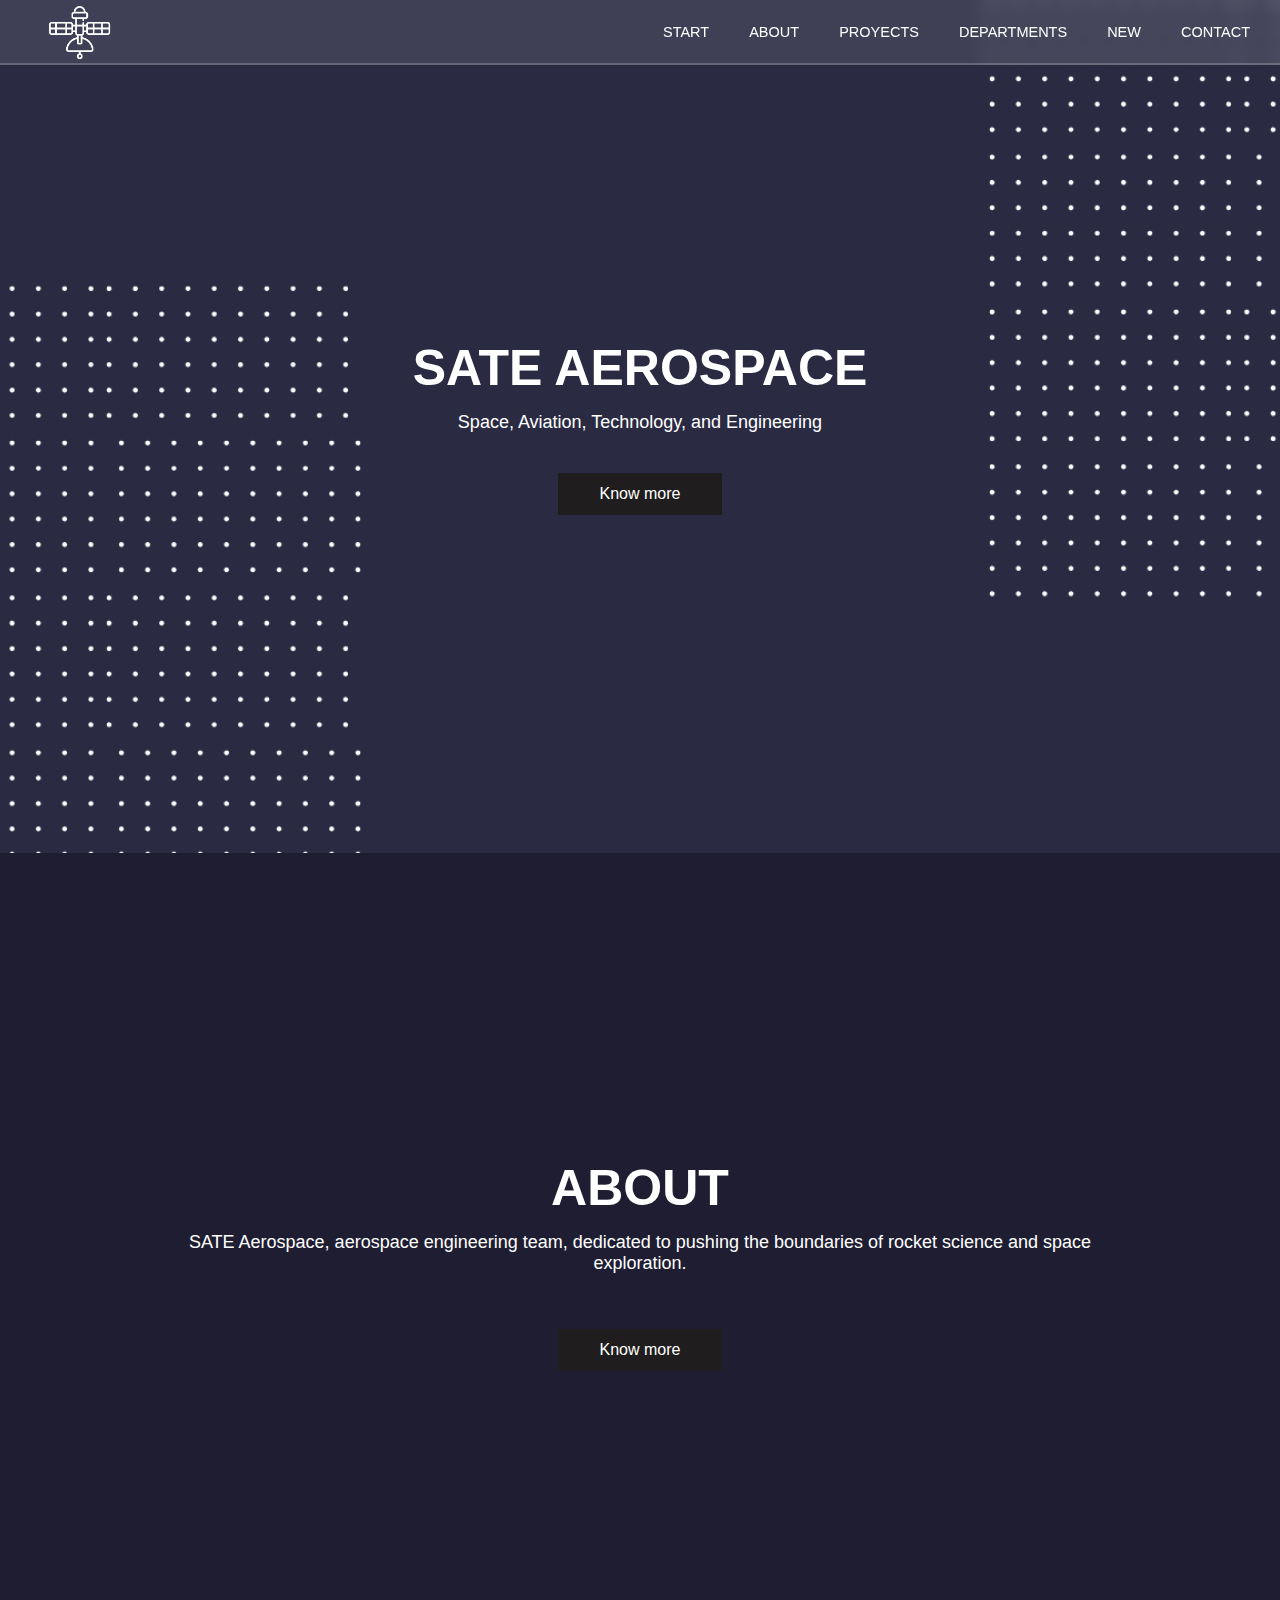
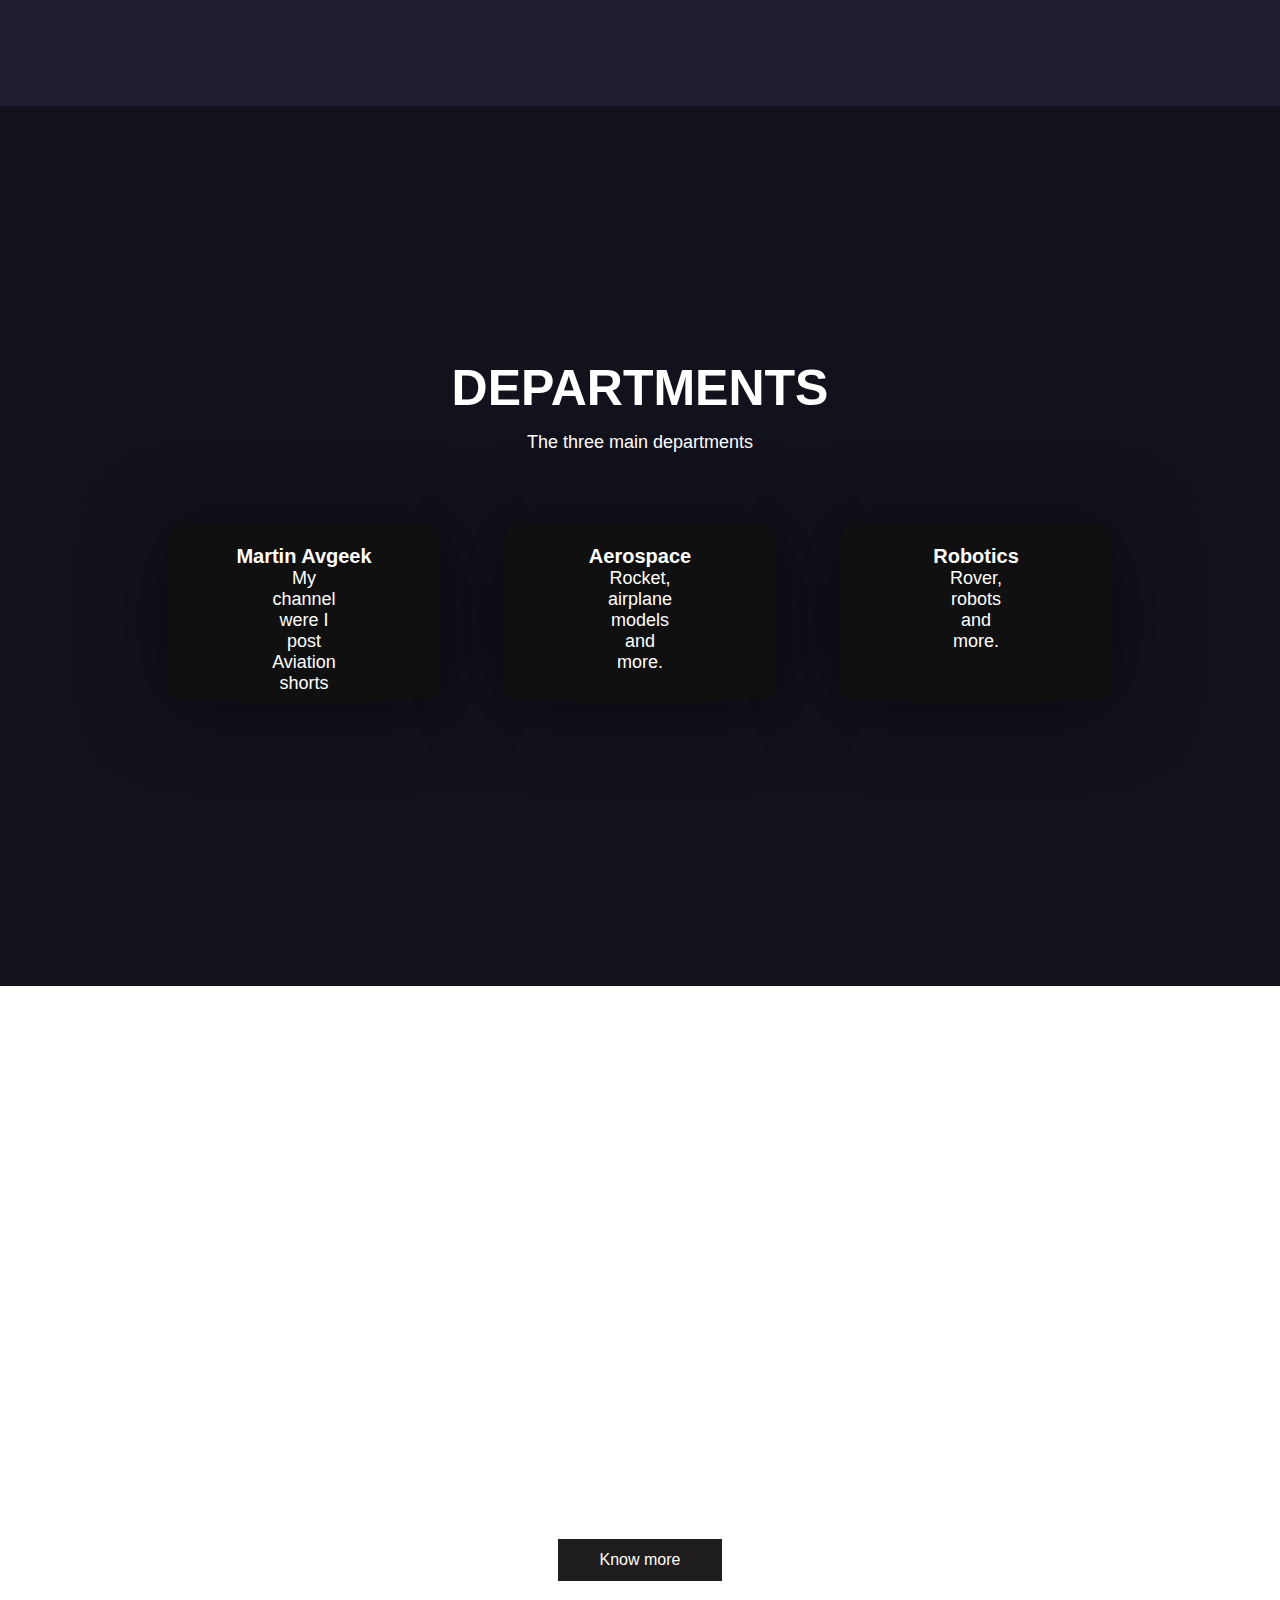
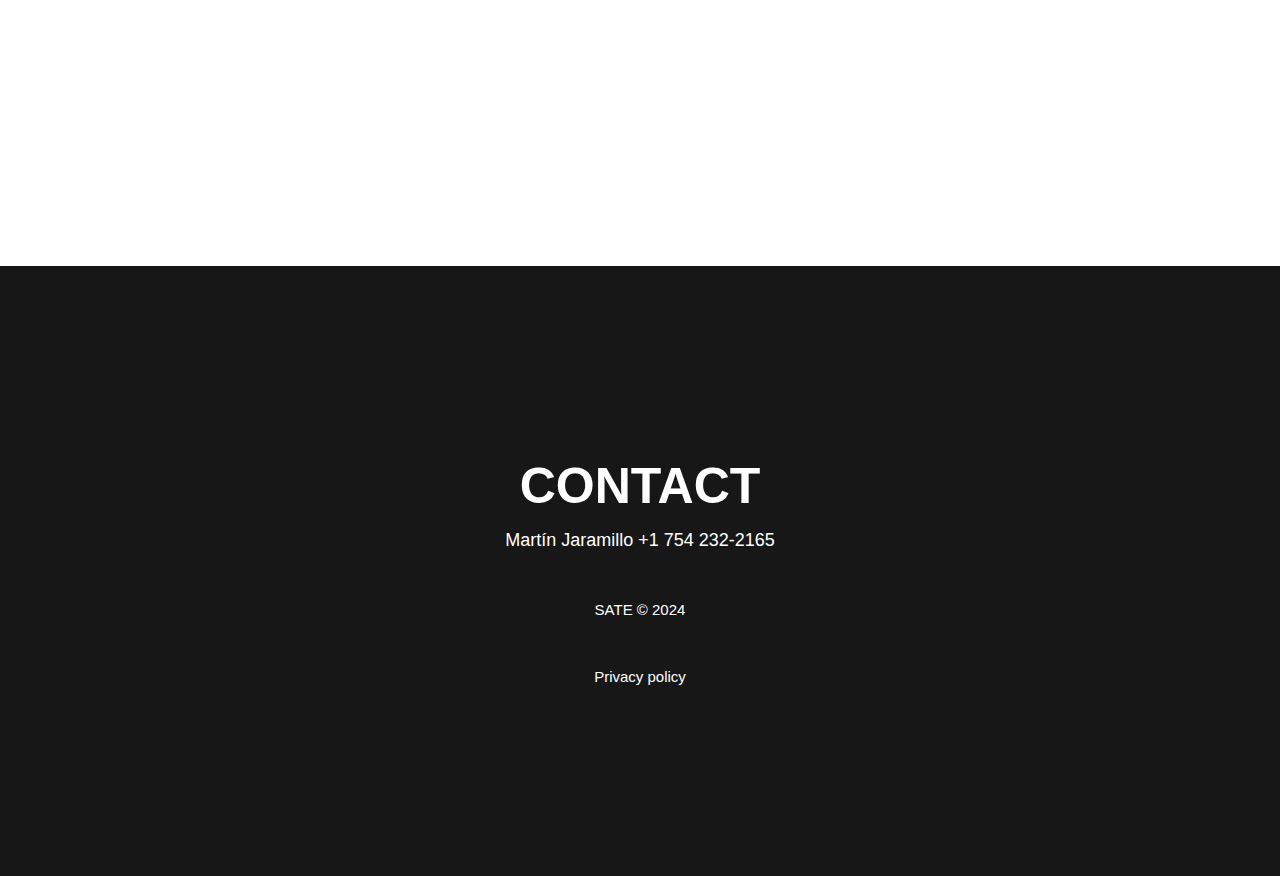
<file: index.html>
<!DOCTYPE html>
<html lang="en">
<head>
    <meta charset="UTF-8">
    <meta name="viewport" content="width=device-width, initial-scale=1.0">
    <meta http-equiv="X-UA-Compatible" content="IE=edge">
    <title>Sate</title>
    <link rel="stylesheet" href="style.css">
    <link rel="icon" href="IMG/logo.png">
</head>
<body>

    <div class="head">

        <div class="logo">          
            <img class="logo" src="IMG/logo_sate-removebg-preview.png" alt="">
        </div>

        <nav class="navbar">
            <a href="#start">start</a>
            <a href="#about">about</a>
            <a href="Argyre.html">proyects</a>
            <a href="#departments">departments</a>
            <a href="#new">new</a>
            <a href="#contact">contact</a>
        </nav>

    </div>
    
    <header id="start" class="content header">
        <h2 class="title">Sate Aerospace</h2>
        <p>
            Space, Aviation, Technology, and Engineering
        </p>
        <div class="btn-home">
            <a href="#about" class="btn">
                Know more
            </a>
        </div>
    </header>

    <section class="content about">

        <h2 id="about" class="title">About</h2>
        <p>
            SATE Aerospace, aerospace engineering team, dedicated to pushing the boundaries of rocket science and space exploration. 
        </p>

        <a href="#departments" class="btn">Know more</a>

    </section>


    <section id="departments" class="content sau">

        <h2 class="title">Departments</h2>
        <p>
            The three main departments
        </p>

        <div class="box-container">

            <div class="box">
                <h3 class="h3">Martin Avgeek</h3>
                <p>My channel were I post Aviation shorts</p>
            </div>

            <div class="box">
                <h3 class="h3">Aerospace
                </h3>
                <p>Rocket, airplane models and more.</p>
            </div>

            <div class="box">
                <h3 class="h3">Robotics</h3>
                <p>Rover, robots and more.</p>
            </div>

        </div>

    </section>

<!--this section is for news and advices so you can change it for whatever you want :) -->
    <section class="content price">

        <article id="new" class="contain">
            <h2 class="titletitle">Helios Flight Computer</h2>
            <p>
                Model Rocketry flight computer
            </p>

            <a href="Helios.html" class="btn">Know more</a>

        </article>

    </section>
<!--end of the news section-->

    <section id="contact" class="content contact">
        <h2 class="title">Contact</h2>
        <p>Martín Jaramillo +1 754 232-2165</p>
        
        <div class="copyright">
            <p class="text">SATE © 2024</p>
            <a class="text" href="privacy policy.html">Privacy policy</a>
        </div>
    </section>

</body>
</html>
</file>
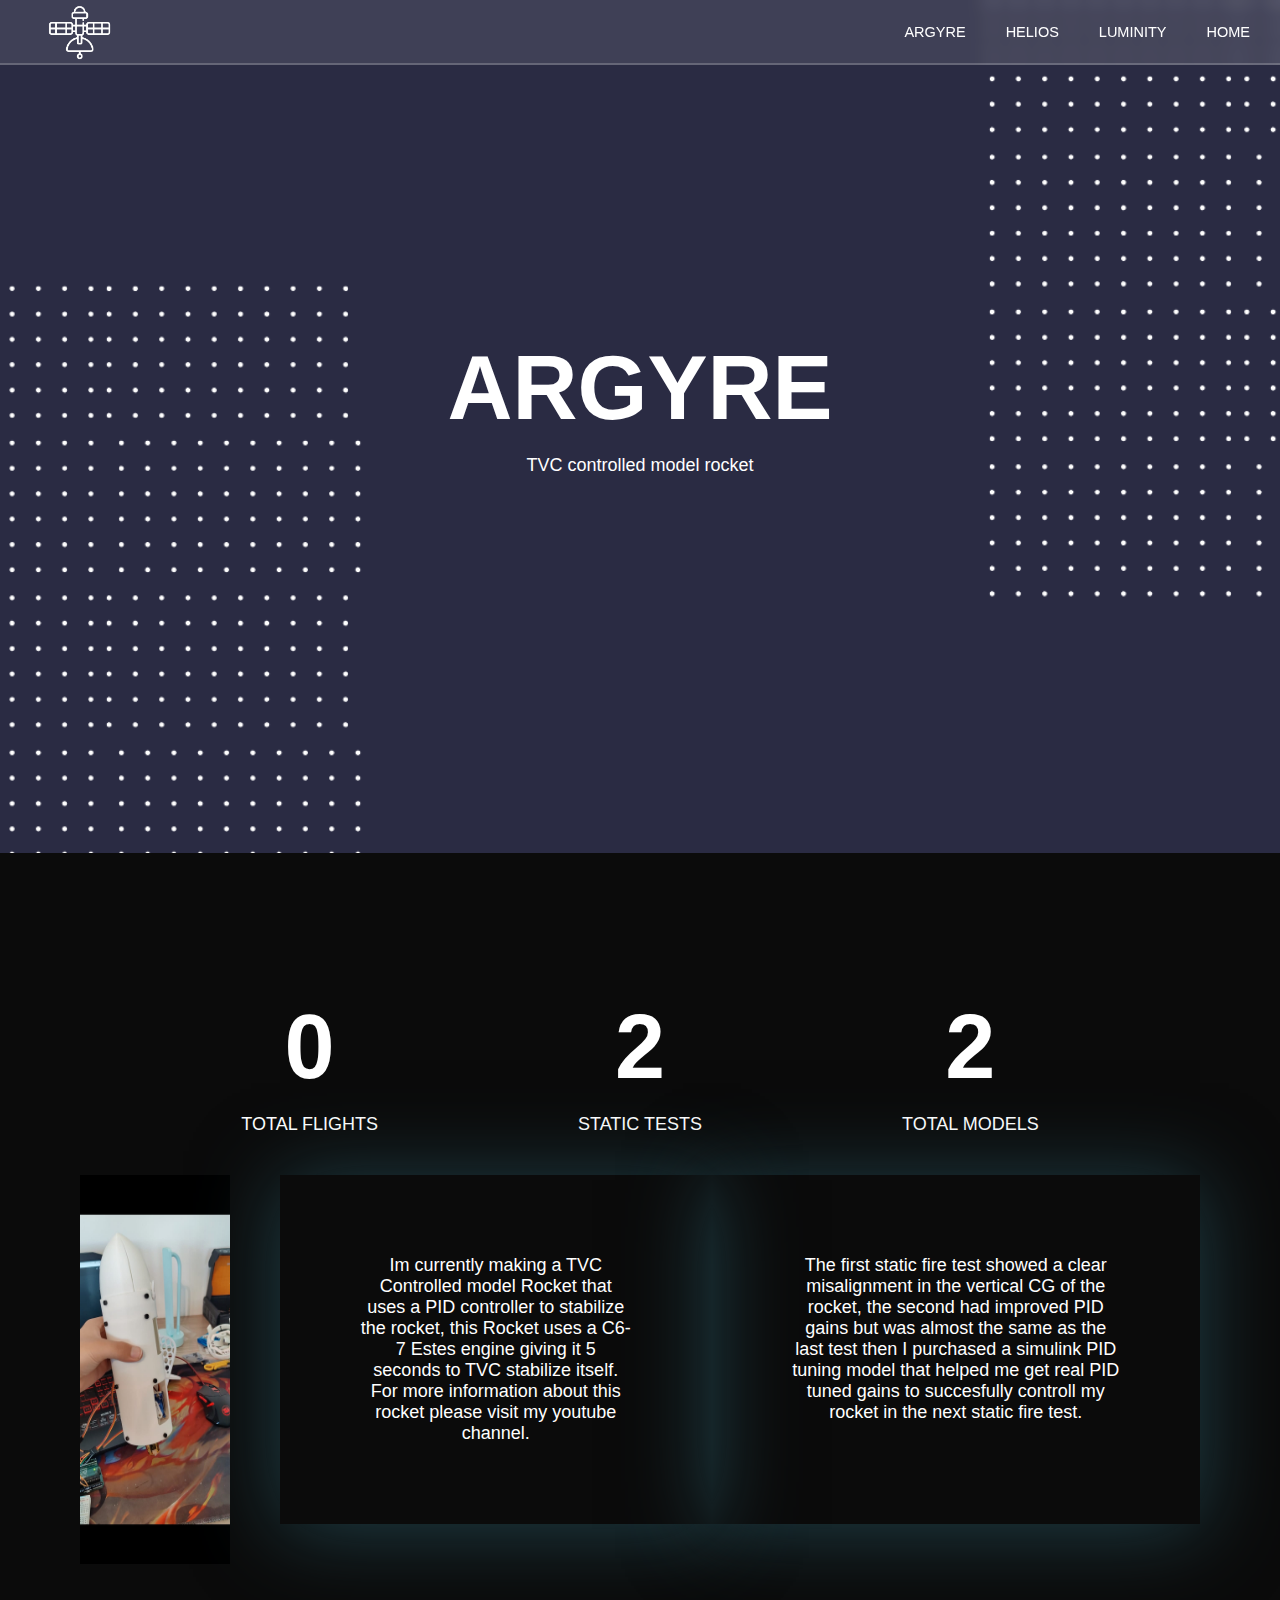
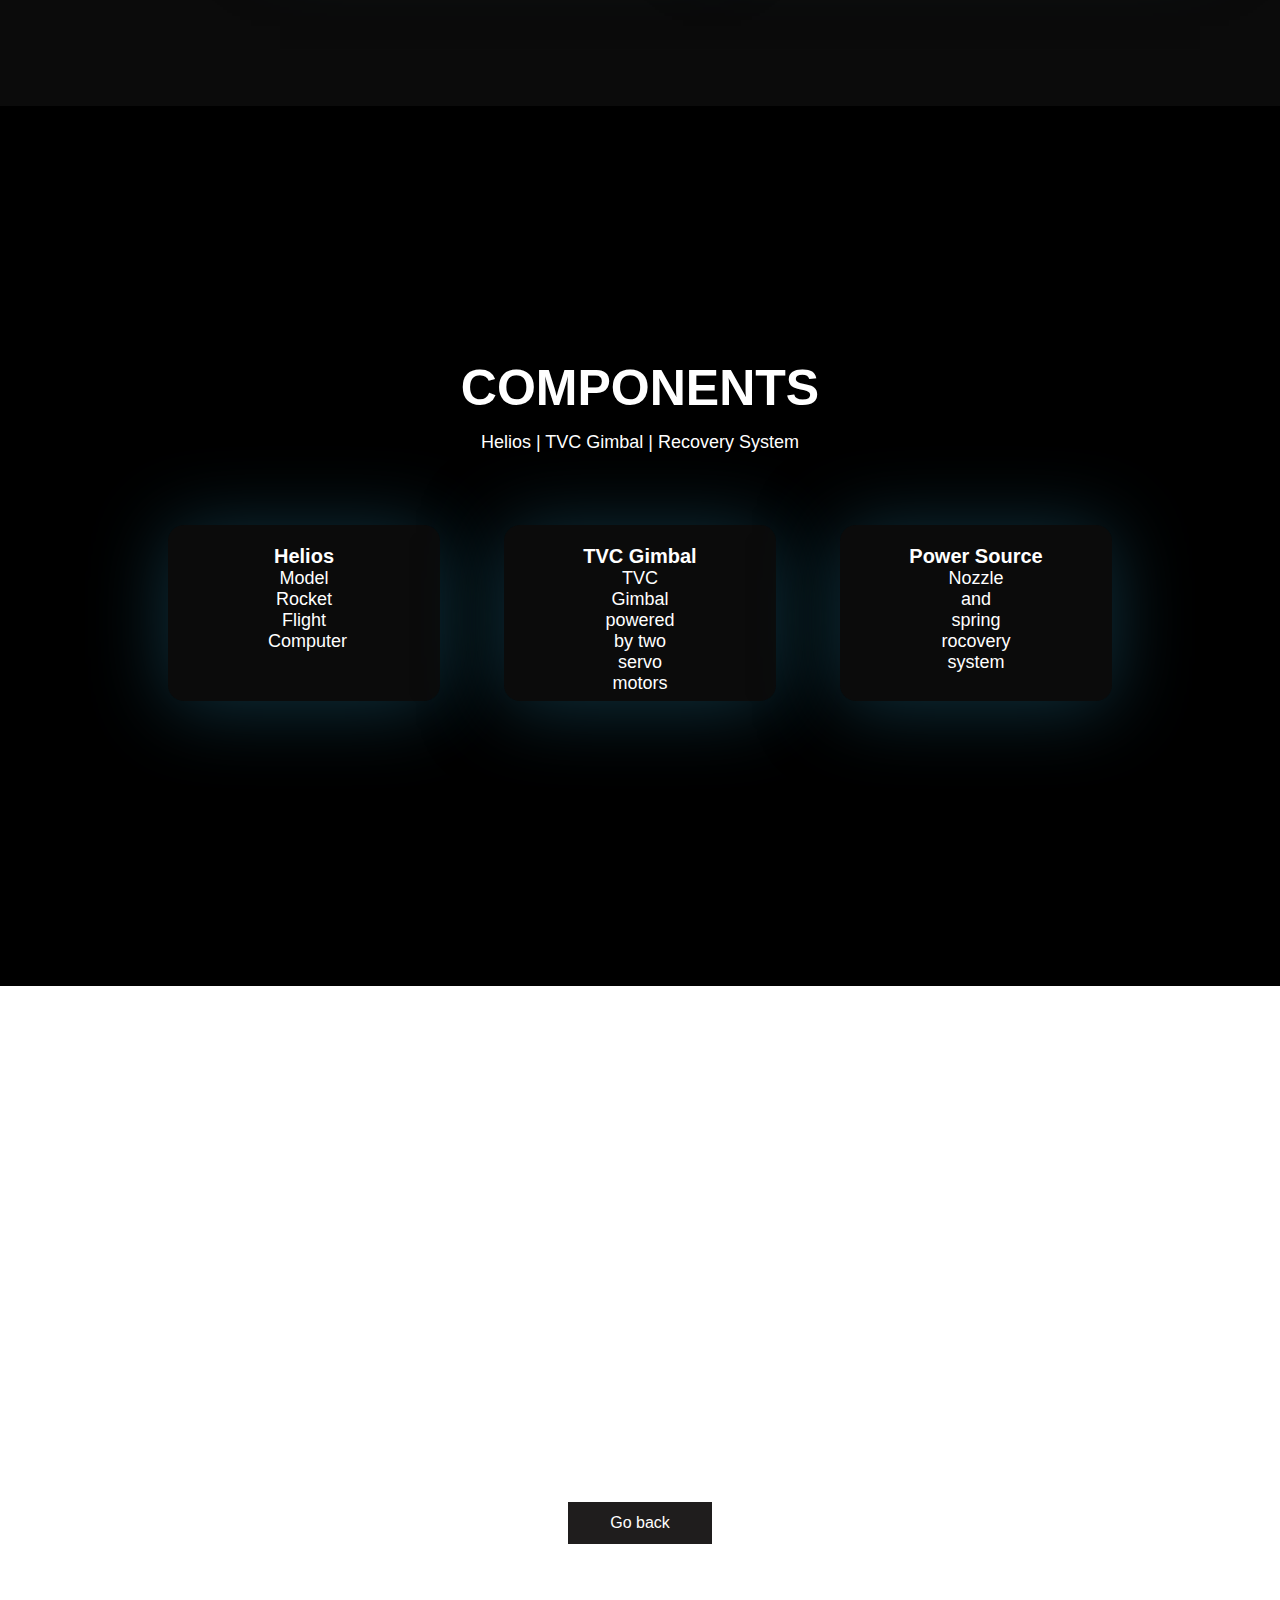
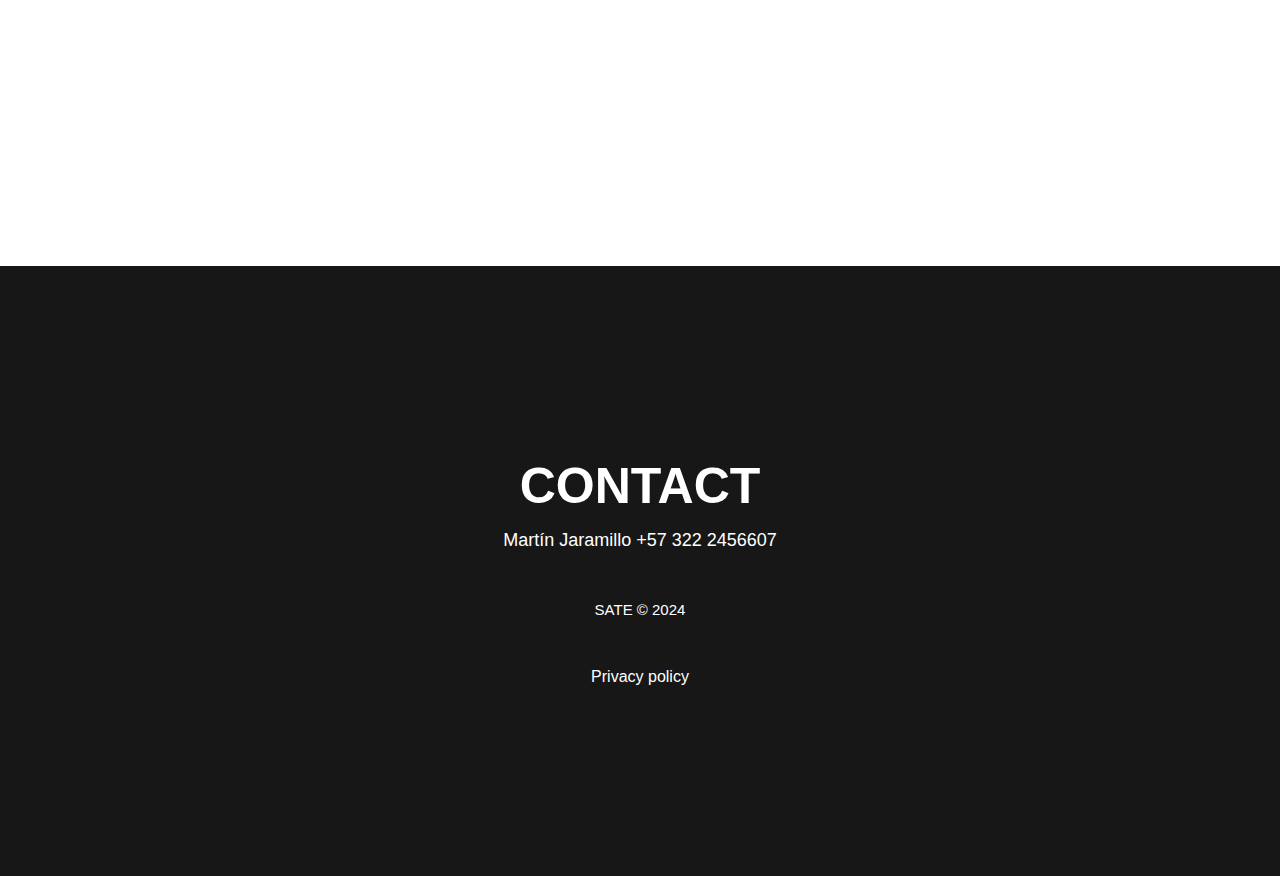
<file: Argyre.html>
<!DOCTYPE html>
<html lang="en">
<head>
    <meta charset="UTF-8">
    <meta name="viewport" content="width=device-width, initial-scale=1.0">
    <meta http-equiv="X-UA-Compatible" content="IE=edge">
    <title>Sate - Argyre</title>
    <link rel="stylesheet" href="style3.css">
    <link rel="icon" href="IMG/logo.png">
</head>
<body>

    <div class="head">

        <div class="logo">          
            <img class="logo" src="IMG/logo_sate-removebg-preview.png" alt="">
        </div>

        <nav class="navbar">
            <a href="Argyre.html">Argyre</a>
            <a href="Helios.html">Helios</a>
            <a href="luminity.html">Luminity</a>
            <a href="index.html">Home</a>
        </nav>
    </div>
    
    <header id="start" class="content header">
        <h2 class="titletitle">Argyre</h2>
        <p>
            TVC controlled model rocket
        </p>
    </header>

    <section class="content about">
        <div class="launches">
        <div>   
        <p class="titletitle">
            0
        </p>    
        <p>
            TOTAL FLIGHTS
        </p>
        </div>
        <div>
        <p class="titletitle">
            2
        </p>
        <p>
            STATIC TESTS
        </p>
        </div>
        <div>
        <p class="titletitle">
            2
        </p>
        <P>
            TOTAL MODELS
        </P>
        </div>
        </div>
        <div class="imgtext">
        <img class="luminityimg" src="IMG/Argyre1.jpg" alt=".">
        <p class="text">
            Im currently making a TVC Controlled model Rocket that uses a PID controller to stabilize the rocket, this Rocket uses a C6-7 Estes engine giving it 5 seconds to TVC stabilize itself.
            For more information about this rocket please visit my youtube channel.
        </p>
        <p class="text">
            The first static fire test showed a clear misalignment in the vertical CG of the rocket, the second had improved PID gains but was almost the same as the last test 
            then I purchased a simulink PID tuning model that helped me get real PID tuned gains to succesfully controll my rocket in the next static fire test.
        </p>
        </div>

    </section>

    <section id="products" class="content sau">

        <h2 class="title">Components</h2>
        <p>
            Helios | TVC Gimbal | Recovery System
        </p>

        <div class="box-container">

            <div class="box">
                <h3 class="h3">Helios</h3>
                <p>Model Rocket Flight Computer</p>
            </div>

            <div class="box">
                <h3 class="h3">TVC Gimbal</h3>
                <p>TVC Gimbal powered by two servo motors</p>
            </div>

            <div class="box">
                <h3 class="h3">Power Source</h3>
                <p>Nozzle and spring rocovery system</p>
            </div>

        </div>

    </section>

    <section class="content price">

        <article id="price" class="contain">
            <h2 class="titletitle">Argyre</h2>
            <p>
                TVC controlled Model Rocket
            </p>

            <a href="# " class="btn">Go back</a>

        </article>

    </section>

    <section id="contact" class="content contact">
        <h2 class="title">Contact</h2>
        <p>Martín Jaramillo +57 322 2456607</p>
        
        <div class="copyright">
            <p class="text1">SATE © 2024</p>
            <a class="copyright2" href="privacy policy.html">Privacy policy</a>
        </div>
    </section>

</body>
</html>
</file>
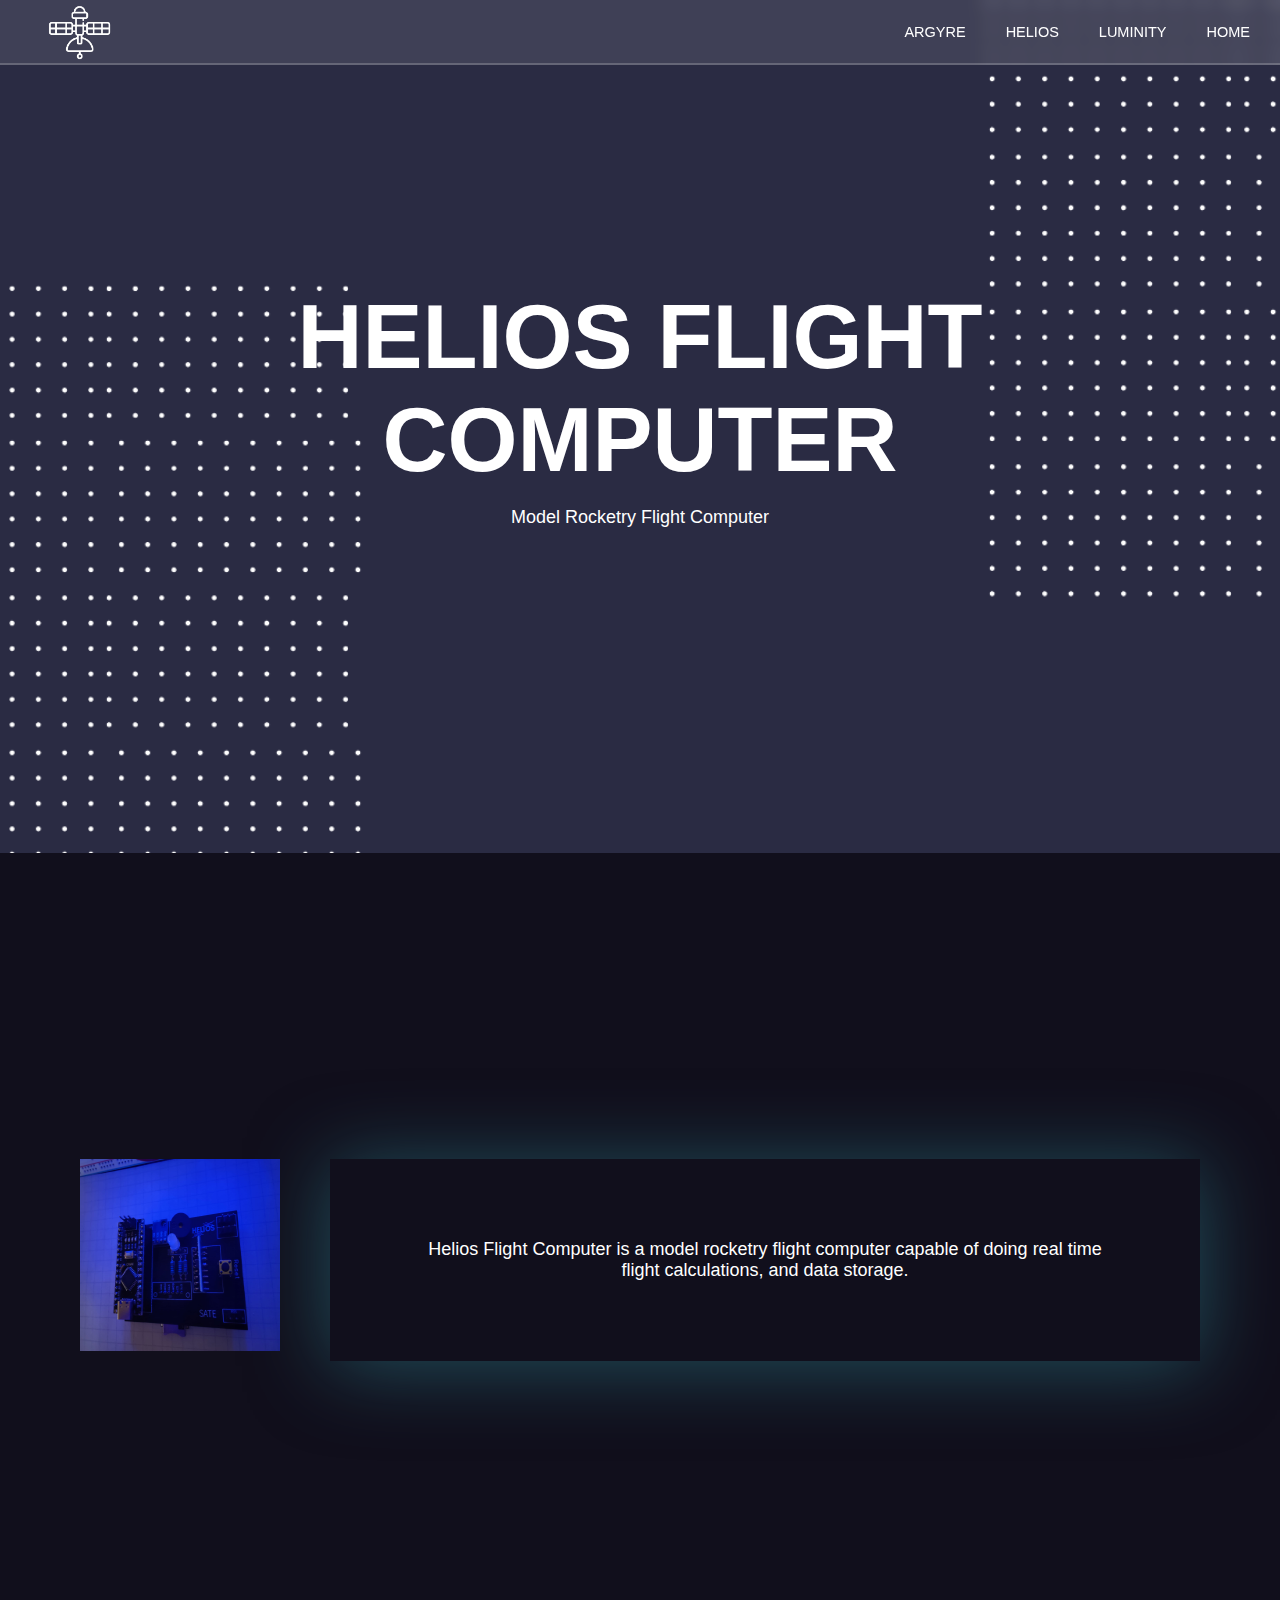
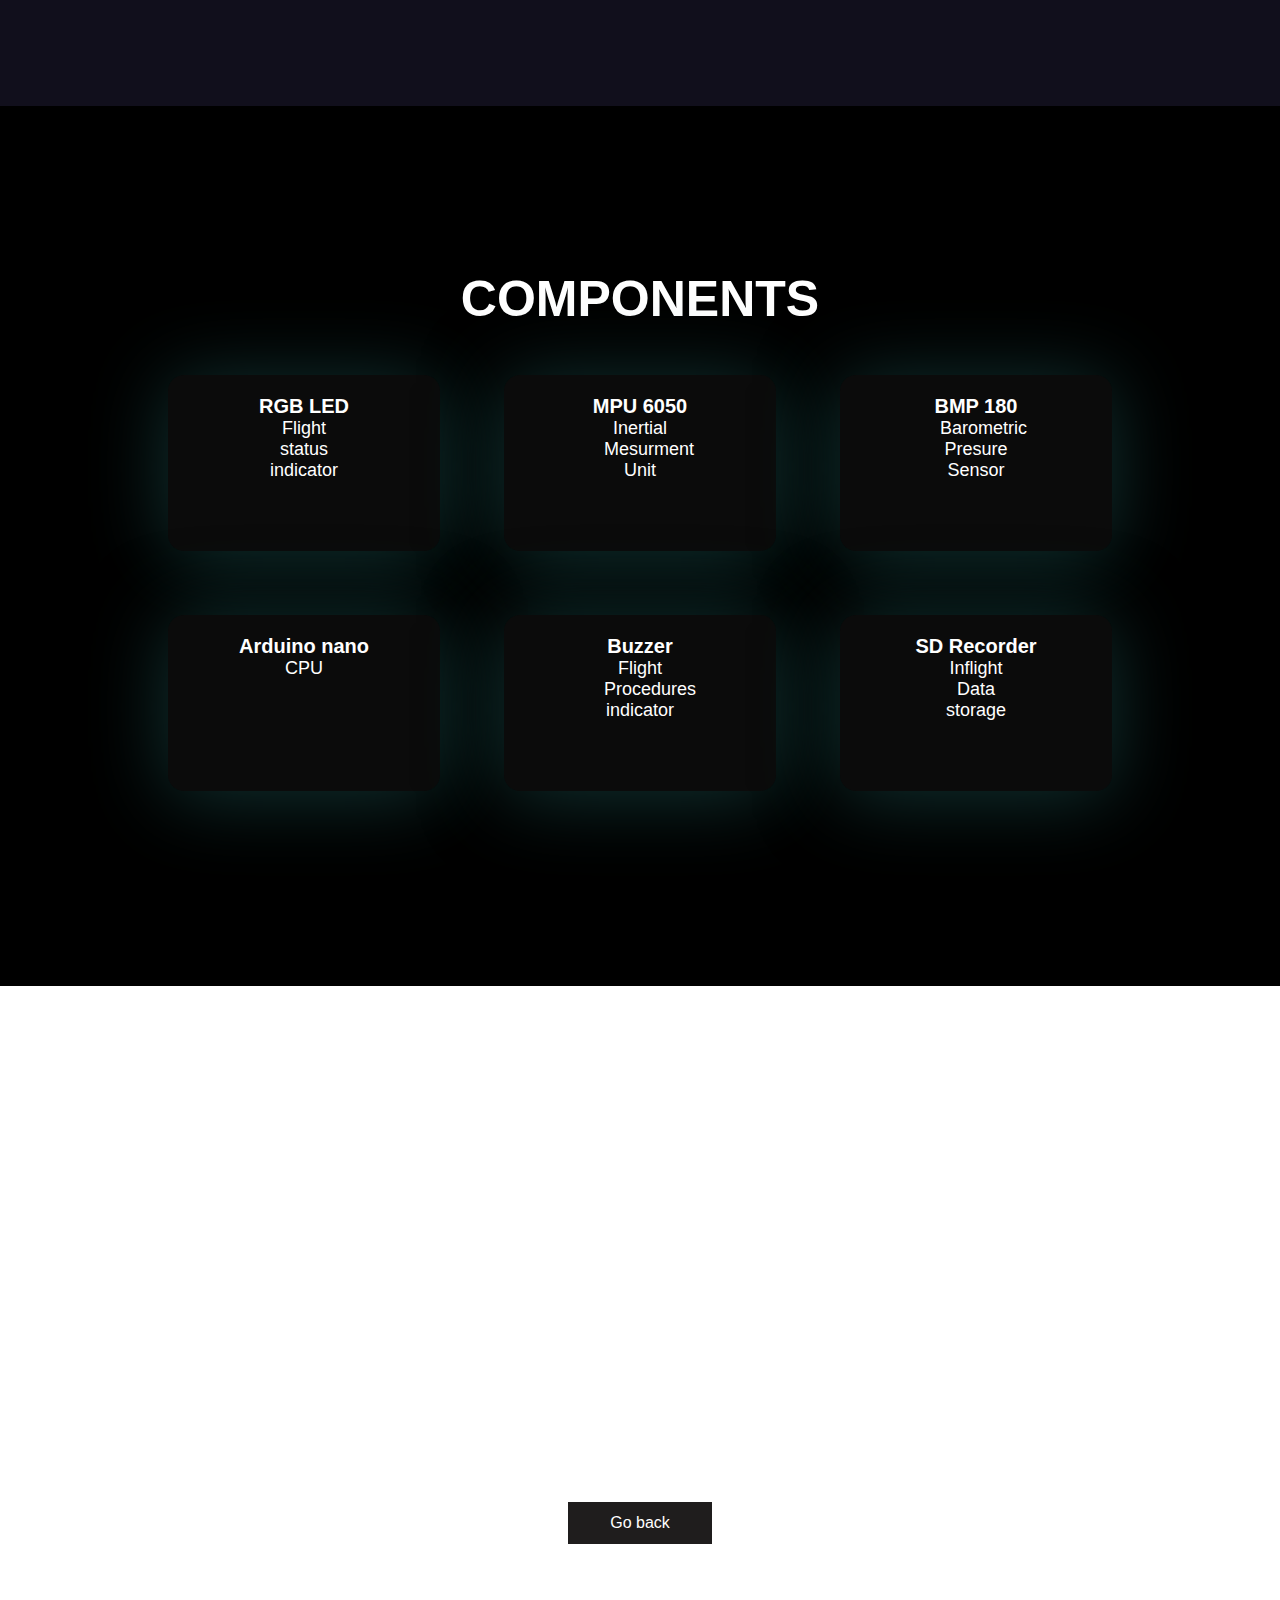
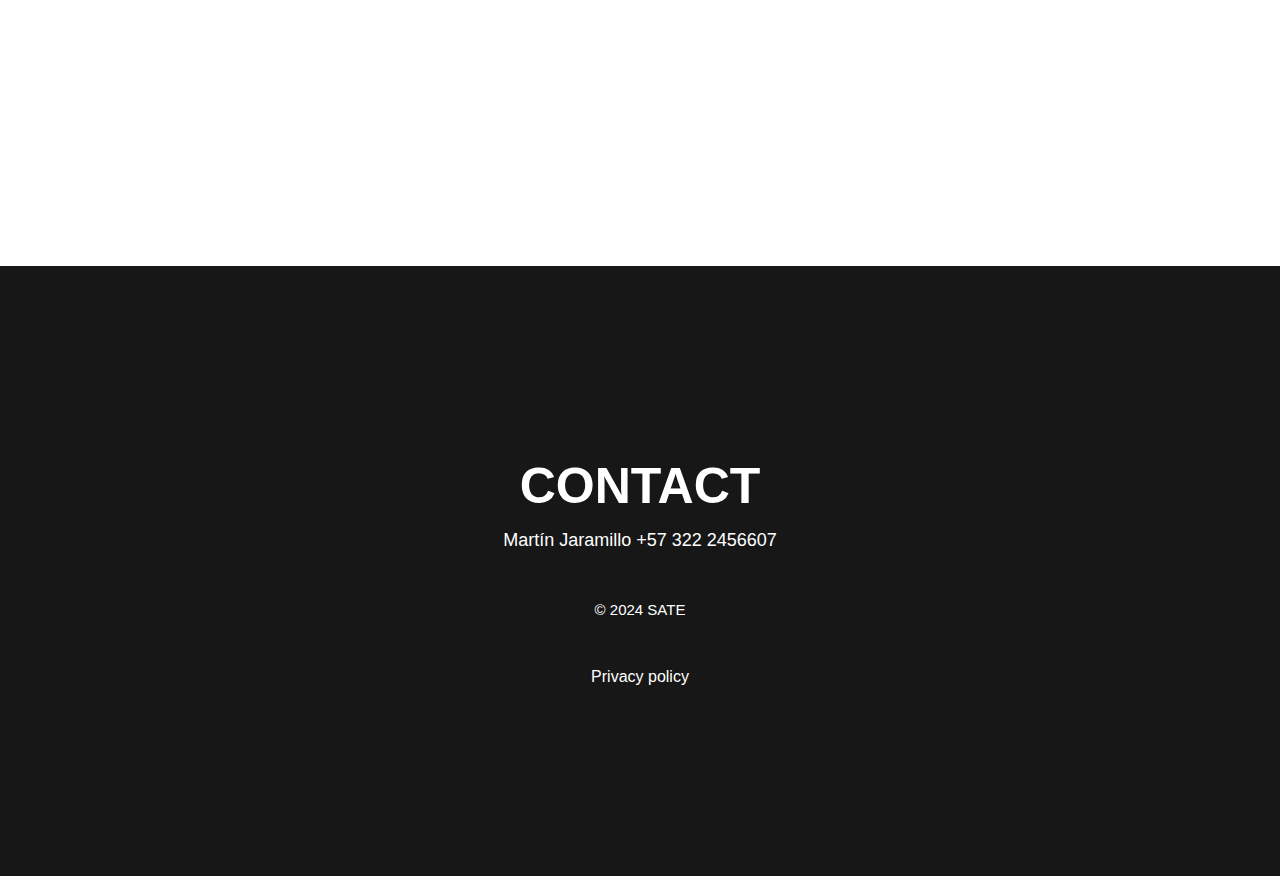
<file: Helios.html>
<!DOCTYPE html>
<html lang="en">
<head>
    <meta charset="UTF-8">
    <meta name="viewport" content="width=device-width, initial-scale=1.0">
    <meta http-equiv="X-UA-Compatible" content="IE=edge">
    <title>Sate - HFC</title>
    <link rel="stylesheet" href="style4.css">
    <link rel="icon" href="IMG/logo.png">
</head>
<body>

    <div class="head">

        <div class="logo">          
            <img class="logo" src="IMG/logo_sate-removebg-preview.png" alt="">
        </div>

        <nav class="navbar">
            <a href="Argyre.html">Argyre</a>
            <a href="Helios.html">Helios</a>
            <a href="luminity.html">Luminity</a>
            <a href="index.html">Home</a>
        </nav>

    </div>
    
    <header id="start" class="content header">
        <h2 class="titletitle">Helios Flight Computer</h2>
        <p>
            Model Rocketry Flight Computer
        </p>
    </header>

    <section class="content about">
        <div class="imgtext">
        <img class="luminityimg" src="IMG/Helios.jpg" alt=".">
        <p class="text">
            Helios Flight Computer is a model rocketry flight computer capable of doing real time flight calculations, and data storage.
        </p>
        </div>

    </section>

    <section id="products" class="content sau">

        <h2 class="title">Components</h2>


        <div class="box-container">

            <div class="box">
                <h3 class="h3">RGB LED</h3>
                <p>Flight status indicator</p>
            </div>

            <div class="box">
                <h3 class="h3">MPU 6050</h3>
                <p>Inertial Mesurment Unit</p>
            </div>

            <div class="box">
                <h3 class="h3">BMP 180</h3>
                <p>Barometric Presure Sensor</p>
            </div>

            <div class="box">
                <h3 class="h3">Arduino nano</h3>
                <p>CPU</p>
            </div>

            <div class="box">
                <h3 class="h3">Buzzer</h3>
                <p>Flight Procedures indicator</p>
            </div>

            <div class="box">
                <h3 class="h3">SD Recorder</h3>
                <p>Inflight Data storage</p>
            </div>

        </div>

    </section>

    <section class="content price">

        <article id="price" class="contain">
            <h2 class="titletitle">
                Helios
            </h2>
            <p>
                Model Rocketry Flight Computer
            </p>

            <a href="#" class="btn">Go back</a>

        </article>

    </section>

    <section id="contact" class="content contact">
        <h2 class="title">Contact</h2>
        <p>Martín Jaramillo +57 322 2456607</p>
        
        <div class="copyright">
            <p class="text1">© 2024 SATE</p>
            <a class="copyright2" href="privacy policy.html">Privacy policy</a>
        </div>
    </section>

</body>
</html>
</file>
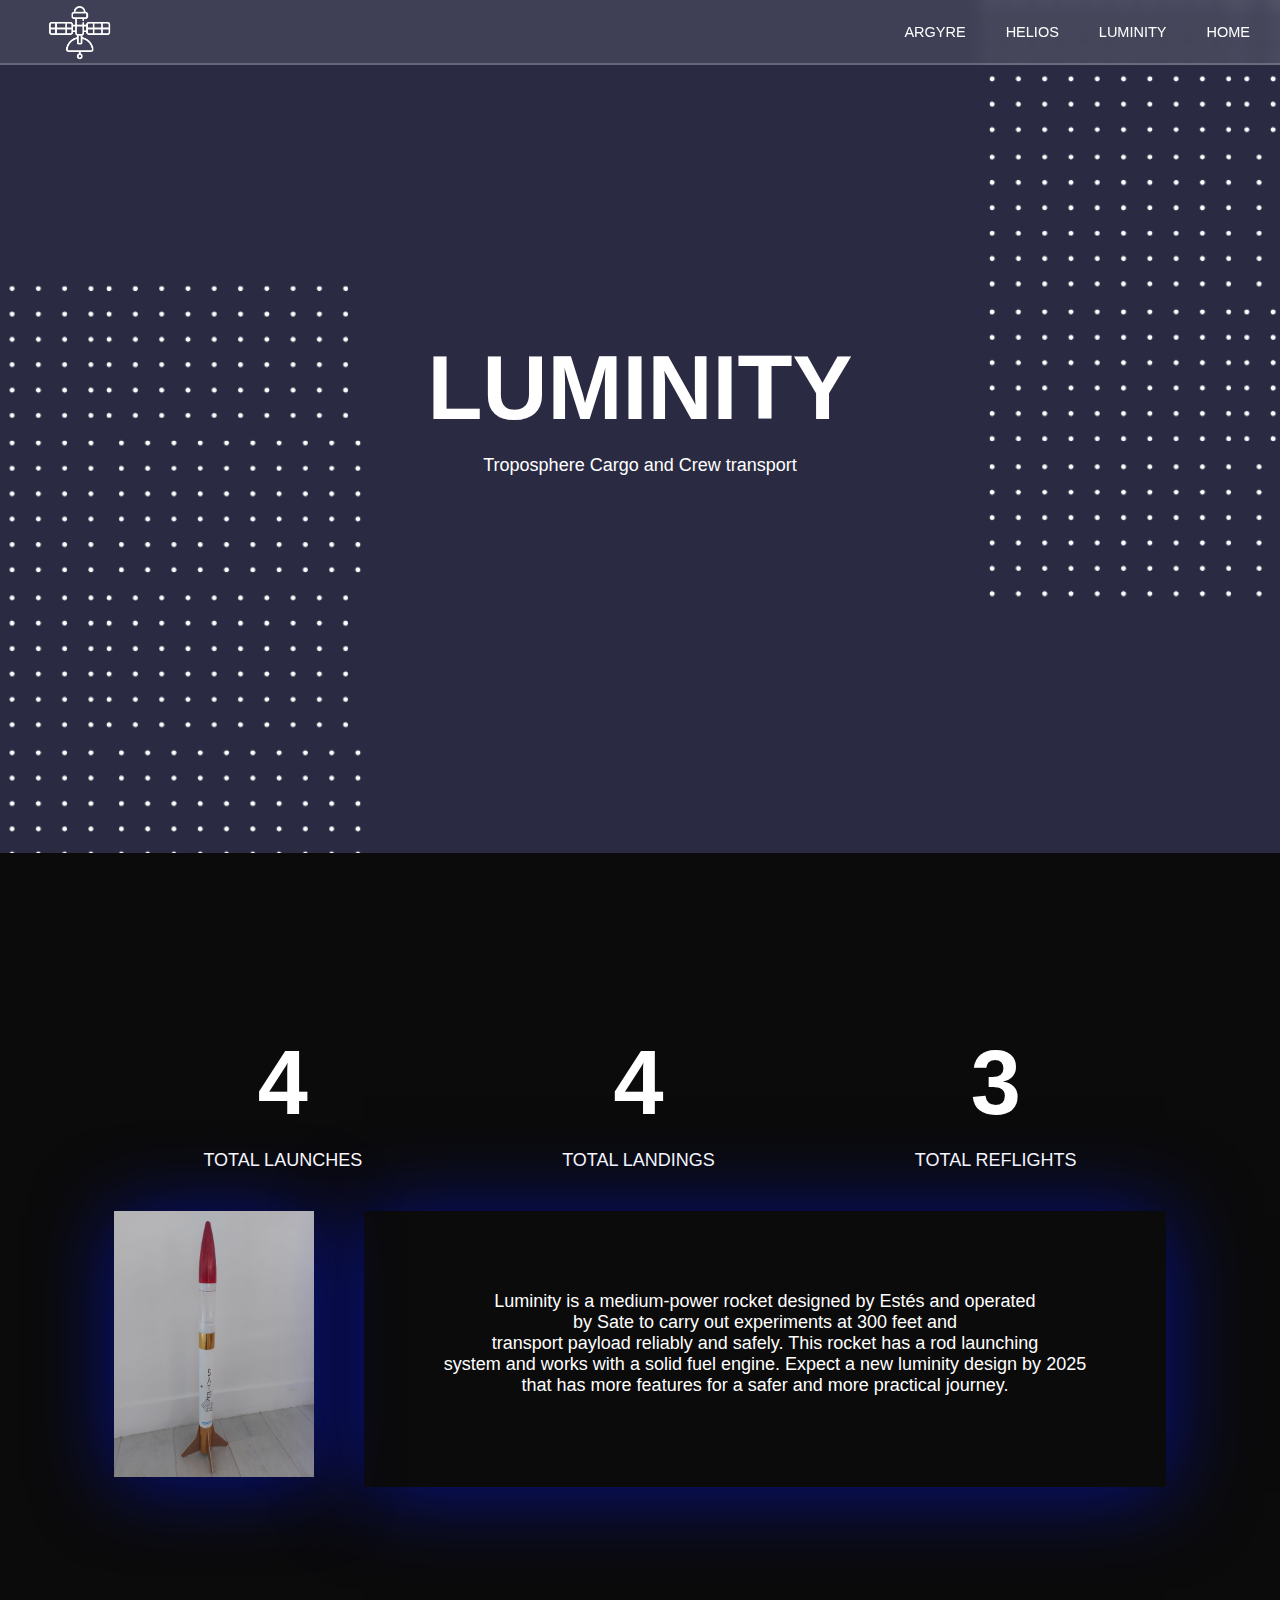
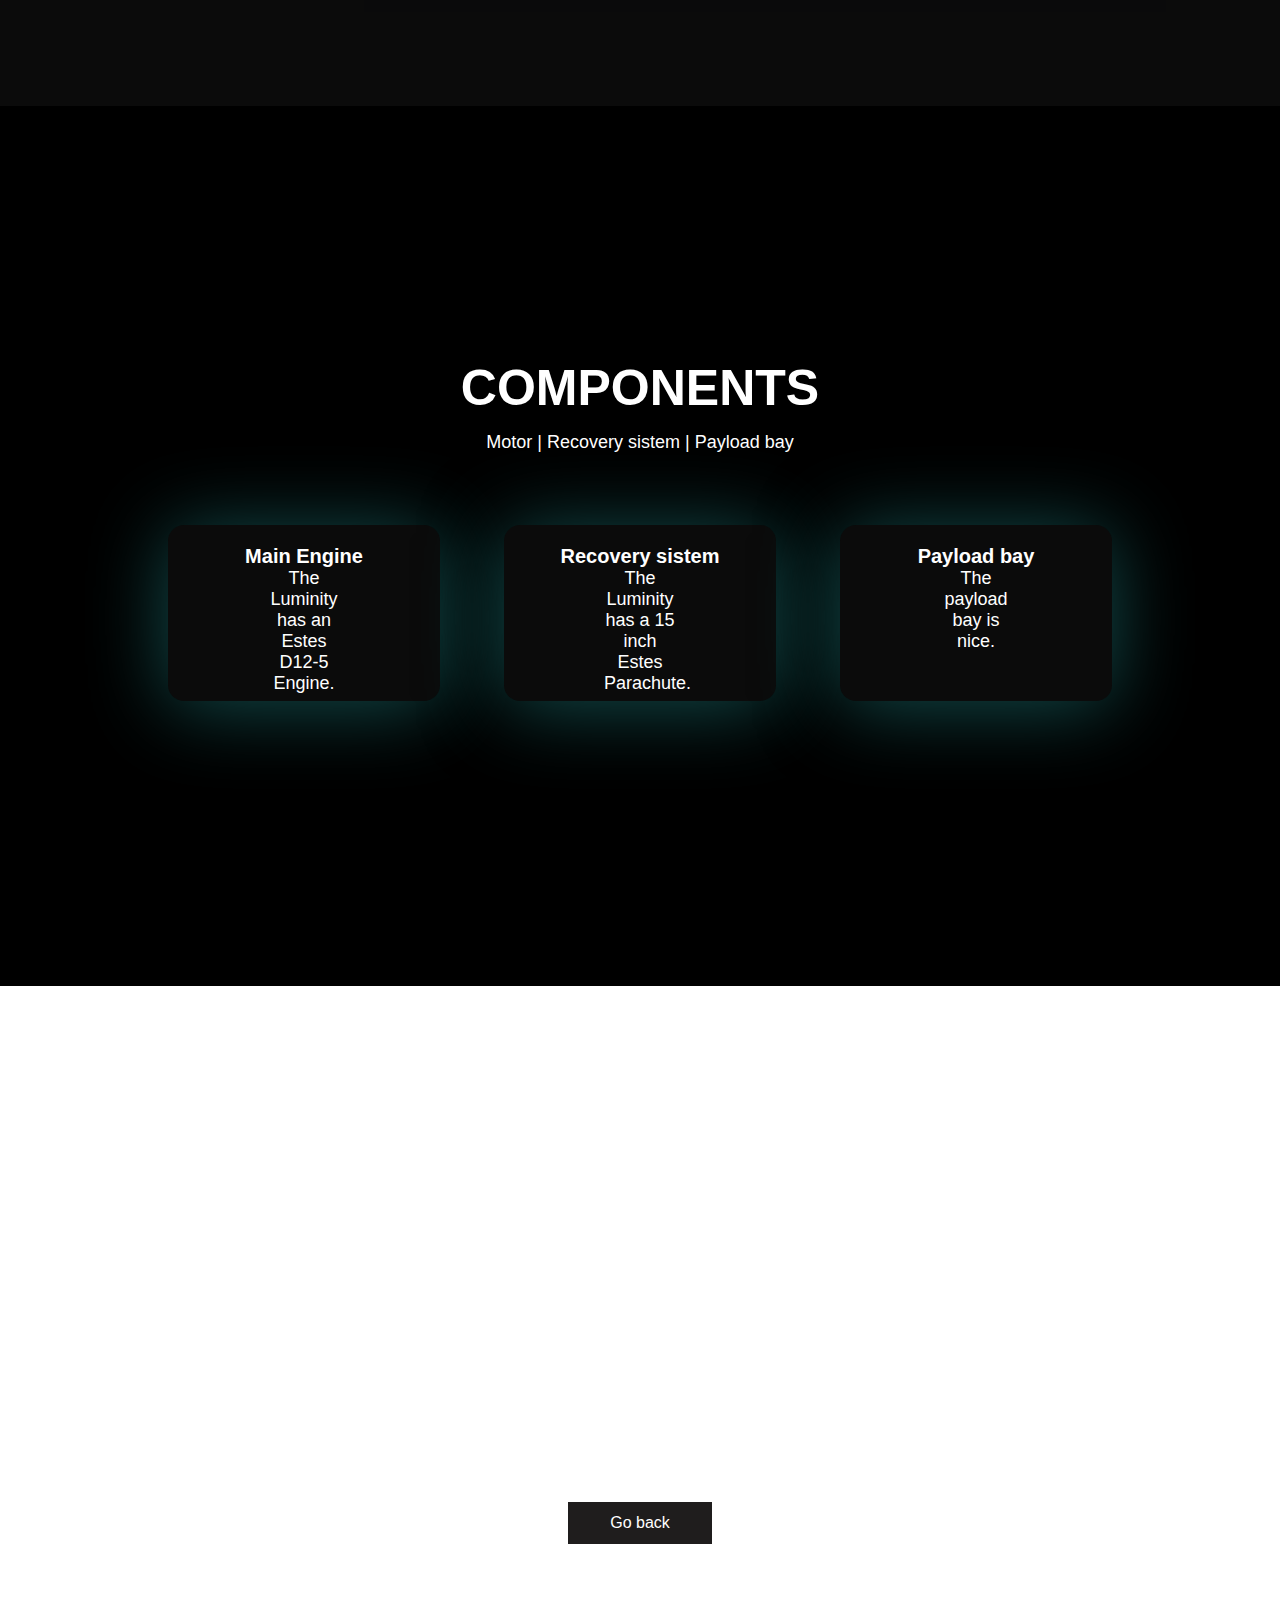
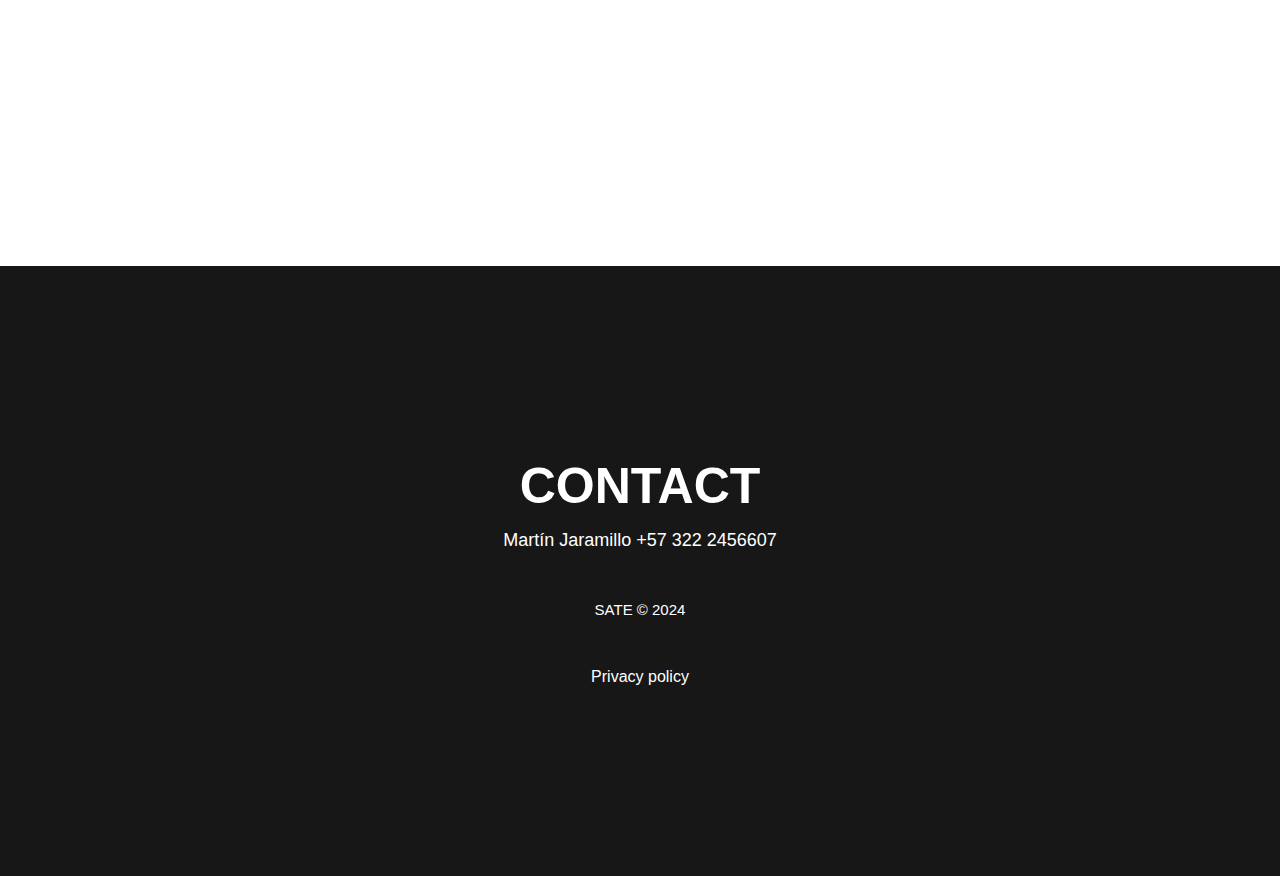
<file: luminity.html>
<!DOCTYPE html>
<html lang="en">
<head>
    <meta charset="UTF-8">
    <meta name="viewport" content="width=device-width, initial-scale=1.0">
    <meta http-equiv="X-UA-Compatible" content="IE=edge">
    <title>Sate - Luminity</title>
    <link rel="stylesheet" href="style2.css">
    <link rel="icon" href="IMG/logo.png">
</head>
<body>

    <div class="head">

        <div class="logo">          
            <img class="logo" src="IMG/logo_sate-removebg-preview.png" alt="">
        </div>

        <nav class="navbar">
            <a href="Argyre.html">Argyre</a>
            <a href="Helios.html">Helios</a>
            <a href="luminity.html">Luminity</a>
            <a href="index.html">Home</a>
        </nav>
    </div>
    
    <header id="start" class="content header">
        <h2 class="titletitle">Luminity</h2>
        <p>
            Troposphere Cargo and Crew transport
        </p>
    </header>

    <section class="content about">
        <div class="launches">
        <div>   
        <p class="titletitle">
            4
        </p>    
        <p>
            TOTAL LAUNCHES
        </p>
        </div>
        <div>
        <p class="titletitle">
            4
        </p>
        <p>
            TOTAL LANDINGS
        </p>
        </div>
        <div>
        <p class="titletitle">
            3
        </p>
        <P>
            TOTAL REFLIGHTS
        </P>
        </div>
        </div>
        <div class="imgtext">
        <img class="luminityimg" src="IMG/LUMINITY.jpg" alt=".">
        <p class="text">
        Luminity is a medium-power rocket designed by Estés and operated <br>
        by Sate to carry out experiments at 300 feet and <br>
        transport payload reliably and safely. This rocket has a rod launching <br>
        system and works with a solid fuel engine. Expect a new luminity design by 2025 <br>
        that has more features for a safer and more practical journey.
        </p>
        </div>

    </section>

    <section id="products" class="content sau">

        <h2 class="title">Components</h2>
        <p>
            Motor | Recovery sistem | Payload bay
        </p>

        <div class="box-container">

            <div class="box">
                <h3 class="h3">Main Engine</h3>
                <p>The Luminity has an Estes D12-5 Engine.</p>
            </div>

            <div class="box">
                <h3 class="h3">Recovery sistem</h3>
                <p>The Luminity has a 15 inch Estes Parachute.</p>
            </div>

            <div class="box">
                <h3 class="h3">Payload bay</h3>
                <p>The payload bay is nice.</p>
            </div>

        </div>

    </section>

    <section class="content price">

        <article id="price" class="contain">
            <h2 class="titletitle">Luminity</h2>
            <p>
                Troposphere Cargo and Crew transport
            </p>

            <a href="# " class="btn">Go back</a>

        </article>

    </section>

    <section id="contact" class="content contact">
        <h2 class="title">Contact</h2>
        <p>Martín Jaramillo +57 322 2456607</p>
        
        <div class="copyright">
            <p class="text1">SATE © 2024</p>
            <a class="copyright2" href="privacy policy.html">Privacy policy</a>
        </div>
    </section>

</body>
</html>
</file>
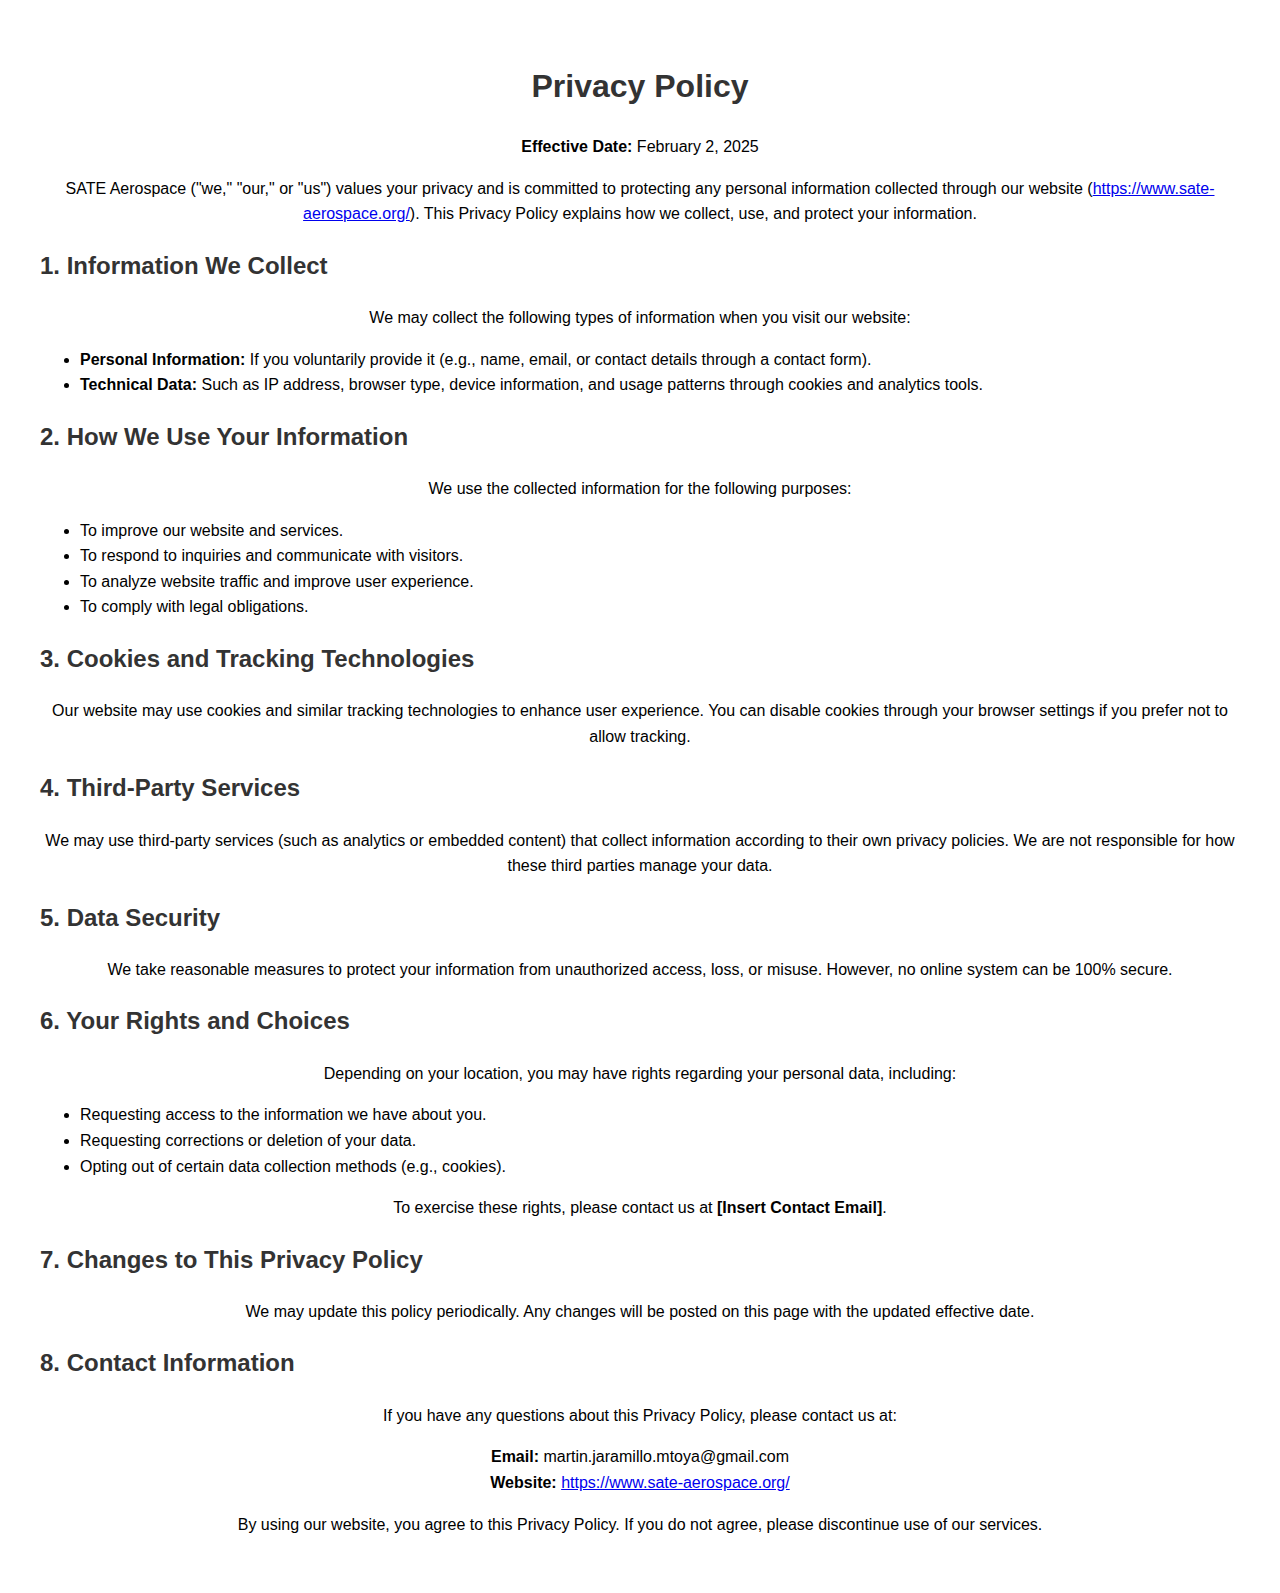
<file: privacy policy.html>
<!DOCTYPE html>
<html lang="en">
<head>
    <meta charset="UTF-8">
    <meta name="viewport" content="width=device-width, initial-scale=1.0">
    <title>Privacy Policy</title>
    <style>
        h1{
            font-family: sans-serif;
            text-align: center;
        }
        p{
            font-family: sans-serif;
            text-align: center;
        }
    </style>
</head>
<body><!DOCTYPE html>
    <html lang="en">
    <head>
        <meta charset="UTF-8">
        <meta name="viewport" content="width=device-width, initial-scale=1.0">
        <title>Privacy Policy - SATE Aerospace</title>
        <style>
            body {
                font-family: Arial, sans-serif;
                line-height: 1.6;
                margin: 20px;
                padding: 20px;
            }
            h1, h2 {
                color: #333;
            }
        </style>
    </head>
    <body>
        <h1>Privacy Policy</h1>
        <p><strong>Effective Date:</strong> February 2, 2025</p>
        
        <p>SATE Aerospace ("we," "our," or "us") values your privacy and is committed to protecting any personal information collected through our website (<a href="https://www.sate-aerospace.org/">https://www.sate-aerospace.org/</a>). This Privacy Policy explains how we collect, use, and protect your information.</p>
        
        <h2>1. Information We Collect</h2>
        <p>We may collect the following types of information when you visit our website:</p>
        <ul>
            <li><strong>Personal Information:</strong> If you voluntarily provide it (e.g., name, email, or contact details through a contact form).</li>
            <li><strong>Technical Data:</strong> Such as IP address, browser type, device information, and usage patterns through cookies and analytics tools.</li>
        </ul>
        
        <h2>2. How We Use Your Information</h2>
        <p>We use the collected information for the following purposes:</p>
        <ul>
            <li>To improve our website and services.</li>
            <li>To respond to inquiries and communicate with visitors.</li>
            <li>To analyze website traffic and improve user experience.</li>
            <li>To comply with legal obligations.</li>
        </ul>
        
        <h2>3. Cookies and Tracking Technologies</h2>
        <p>Our website may use cookies and similar tracking technologies to enhance user experience. You can disable cookies through your browser settings if you prefer not to allow tracking.</p>
        
        <h2>4. Third-Party Services</h2>
        <p>We may use third-party services (such as analytics or embedded content) that collect information according to their own privacy policies. We are not responsible for how these third parties manage your data.</p>
        
        <h2>5. Data Security</h2>
        <p>We take reasonable measures to protect your information from unauthorized access, loss, or misuse. However, no online system can be 100% secure.</p>
        
        <h2>6. Your Rights and Choices</h2>
        <p>Depending on your location, you may have rights regarding your personal data, including:</p>
        <ul>
            <li>Requesting access to the information we have about you.</li>
            <li>Requesting corrections or deletion of your data.</li>
            <li>Opting out of certain data collection methods (e.g., cookies).</li>
        </ul>
        <p>To exercise these rights, please contact us at <strong>[Insert Contact Email]</strong>.</p>
        
        <h2>7. Changes to This Privacy Policy</h2>
        <p>We may update this policy periodically. Any changes will be posted on this page with the updated effective date.</p>
        
        <h2>8. Contact Information</h2>
        <p>If you have any questions about this Privacy Policy, please contact us at:</p>
        <p><strong>Email:</strong> martin.jaramillo.mtoya@gmail.com<br>
        <strong>Website:</strong> <a href="https://www.sate-aerospace.org/">https://www.sate-aerospace.org/</a></p>
        
        <p>By using our website, you agree to this Privacy Policy. If you do not agree, please discontinue use of our services.</p>
    </body>
    </html>
    
    

</body>
</html>
</file>
<file: style.css>
*{
    margin: 0;
    padding: 0;
    border: 0;
    vertical-align: baseline;
}

body {
    text-align: center;
    font-family: sans-serif;
    overflow-x: hidden;
    max-width: 100%;
}

.head {
    display: flex;
    align-items: center;
    justify-content: space-between;
    height: 63px;
    background: transparent;
    position: fixed;
    width: 100%;
    z-index: 100%;
    background: rgba(255, 255, 255, .1);
    position: fixed;
    backdrop-filter: blur(10px);
    border-bottom: 2px solid rgba(255, 255, 255, .2)
}

.head::before {
    content: '';
    position: absolute;
    top: 0;
    left: -100%;
    width: 100%;
    height: 100%;
    background: linear-gradient(90deg, transparent, rgba(255, 255, 255, .4), transparent);
    transition: .5s;
}

.head:hover::before {
    left: 100%;
}

.navbar {
    display: flex;
    margin-right: 10px;
}

.logo {
    width: 80px;
    height: auto;
    display: flex;
    margin-left: 20px;
    margin-top: 1px;
}

.logo a {
    font-family: sans-serif;
    text-decoration: none;
    color: white;
    text-transform: uppercase;
    font-size: 20px;
    font-style: bold;
}

.navbar a {
    display: block;
    padding: 23px 20px;
    color: #ffffff;
    text-decoration: none;
    text-transform: uppercase;
    font-size: 14.5px;
    transition: .5s;
}

.navbar a:hover {
    background-color: #10101047;
    color: rgb(85, 75, 192);
}

#menu-icon {
    font-size: 36px;
    color:#fff;
    display: none;;
}

.header {
    display: flex;
    justify-content: center;
    align-items: center;
    padding: 80px;
}

.header {
    height: 77vh !important;
    background: url(IMG/Background\ Website.png) no-repeat center;
    background-size: cover;
}

.title {
    margin-bottom: 15px;
    font-size: 50px;
    font-weight: 600;
    text-transform: uppercase;
    color: #fff;
}

.titletitle {
    margin-bottom: 15px;
    font-size: 90px;
    font-weight: 600;
    text-transform: uppercase;
    color: #fff;
}


p {
    margin-bottom: 40px;
    font-size: 18px;
    color: #fff;
    padding: 0 100px;
}

.btn {
    display: inline-block;
    margin-top: 15px;
    padding: 10px 40px;
    border: 2px solid #1f1d1d;
    color: #fff;
    text-decoration: none;
    background: #1f1d1d;
    position: relative;
    margin-bottom: 30px;
}

.btn:hover {
    background: none;
}

.btn-home {
    display: flex;
}

.btn-home a {
    margin: 0 10px;
}

.content {
    height: 50vh;
    display: flex;
    flex-direction: column;
    justify-content: center;
    align-items: center;
}

.sau {
    padding: 80px;
    background: #12121c;
    height: 80vh;
}

.box-container {
    display: flex;
    justify-content: center;
    flex-wrap: wrap;
    text-align: center;
} 

.box-container .box {
    height: 11rem;
    width: 17rem;
    background: #101010;
    text-align: center;
    border-radius: 1rem;
    box-shadow: 0 .3rem 5rem rgba( 0, 0 , 0, .5);
    margin: 2rem;
}

.box-container .box .h3 {
    font-size: 20px;
    color: #ffffff;
    padding-top: 20px;
}

.box .box-container .box p {
    padding: 0 15px;
    font-size: 16px;
    
}

.about {
    background: #1e1d31;
    padding: 80px;
    height: 77vh;
}


.Collaborators {
    background: #48457e;
    padding: 80px;
    height: 77vh;
}

/*this class is for changing the news section*/
.price {
background: url(IMG/Helios.jpg) no-repeat center;
    background-attachment: fixed;
    background-size: cover;
    text-align: center;
    padding: 80px;
    height: 80vh;
}

.contact {
    padding-top: 20px;
    background: #171717;
    padding-bottom: 0;
    padding: 80px;
}

.text {
    color: #ffffff;
    font-style: normal;
    text-decoration: none;
}

.text:hover {
    text-decoration: underline;
}

.contact .copyright .text {
    padding-top: 30px;
    background: #171717;
    padding-bottom: 0;
    padding: 10px;
    font-size: 15px;
}

@media (max-width: 768px) {

    .title {
        margin-bottom: 0;
        font-size: 40px;
    }
    .sau {
        height: 120vh;
    }
    .navbar {
        display: none;
    }
}
</file>
<file: style3.css>
*{
    margin: 0;
    padding: 0;
    border: 0;
    font-size: 100%;
    vertical-align: baseline;
}

body {
    text-align: center;
    font-family: sans-serif;
}

.head {
    display: flex;
    align-items: center;
    justify-content: space-between;
    height: 63px;
    background: transparent;
    position: fixed;
    width: 100%;
    z-index: 100%;
    background: rgba(255, 255, 255, .1);
    position: fixed;
    backdrop-filter: blur(10px);
    border-bottom: 2px solid rgba(255, 255, 255, .2)
}

.head::before {
    content: '';
    position: absolute;
    top: 0;
    left: -100%;
    width: 100%;
    height: 100%;
    background: linear-gradient(90deg, transparent, rgba(255, 255, 255, .4), transparent);
    transition: .5s;
}

.head:hover::before {
    left: 100%;
}

.navbar {
    display: flex;
    margin-right: 10px;
}

.logo {
    width: 80px;
    height: auto;
    display: flex;
    margin-left: 20px;
    margin-top: 1px;
}

.logo a {
    font-family: sans-serif;
    text-decoration: none;
    color: white;
    text-transform: uppercase;
    font-size: 20px;
    font-style: bold;
}

.navbar a {
    display: block;
    padding: 23px 20px;
    color: #ffffff;
    text-decoration: none;
    text-transform: uppercase;
    font-size: 14.5px;
    transition: .5s;
}

.navbar a:hover {
    background-color: #10101047;
    color: rgb(85, 75, 192);
}

.header {
    display: flex;
    justify-content: center;
    align-items: center;
    padding: 80px;
}

.header {
    height: 77vh !important;
    background: url(IMG/Background\ Website.png) no-repeat center;
    background-size: cover;
}

.title {
    margin-bottom: 15px;
    font-size: 50px;
    font-weight: 600;
    text-transform: uppercase;
    color: #fff;
}

.titletitle {
    margin-bottom: 15px;
    font-size: 90px;
    font-weight: 600;
    text-transform: uppercase;
    color: #fff;
}


p {
    margin-bottom: 40px;
    font-size: 18px;
    color: #fff;
    padding: 0 100px;
}

.btn {
    display: inline-block;
    margin-top: 15px;
    padding: 10px 40px;
    border: 2px solid #1f1d1d;
    color: #fff;
    text-decoration: none;
    background: #1f1d1d;
    position: relative;
}

.btn:hover {
    background: none;
}

.btn-home {
    display: flex;
}

.btn-home a {
    margin: 0 10px;
}

.content {
    height: 50vh;
    display: flex;
    flex-direction: column;
    justify-content: center;
    align-items: center;
}

.sau {
    padding: 80px;
    background: #000000;
    height: 80vh;
}

.box-container {
    display: flex;
    justify-content: center;
    flex-wrap: wrap;
    text-align: center;
} 

.box-container .box {
    height: 11rem;
    width: 17rem;
    background: #0b0b0b;
    text-align: center;
    border-radius: 1rem;
    box-shadow: 0 .3rem 5rem rgba(34, 103, 129, 0.5);
    margin: 2rem;
}

.box-container .box .h3 {
    font-size: 20px;
    color: #ffffff;
    padding-top: 20px;
}

.box .box-container .box p {
    padding: 0 15px;
    font-size: 16px;
}

.about {
    background: #0b0b0b;
    padding: 80px;
    height: 77vh;
}

.imgtext {
    display: flex;
}

.text {
    padding: 80px;
    box-shadow: 0 .3rem 5rem rgba(54, 118, 133, 0.5);
}

.luminityimg {
    width: 150px;
    margin-bottom: 0px;
    margin-right: 50px;
}

.launches {
    display: flex;
    justify-content: space-around;
}

.stat1 {
    color: #fff;
}

.price {
background: url(IMG/Argyre1.jpg) no-repeat center;
    background-attachment: fixed;
    background-size: cover;
    text-align: center;
    padding: 80px;
    height: 80vh;
}

.contact {
    padding-top: 20px;
    background: #171717;
    padding-bottom: 0;
    padding: 80px;
}

.copyright2 {
    color: #ffffff;
    font-style: normal;
    text-decoration: none;
    margin-top: 10px;
}

.copyright2:hover {
    text-decoration: underline;
}

.contact .copyright .text1 {
    padding-top: 30px;
    background: #171717;
    padding-bottom: 0;
    padding: 10px;
    font-size: 15px;
}

@media (max-width: 768px) {

    .title {
        margin-bottom: 0;
        font-size: 40px;
    }
    .sau {
        height: 120vh;
    }
    .navbar {
        display: none;
    }
}
</file>
<file: style4.css>
*{
    margin: 0;
    padding: 0;
    border: 0;
    font-size: 100%;
    vertical-align: baseline;
}

body {
    text-align: center;
    font-family: sans-serif;
}

.head {
    display: flex;
    align-items: center;
    justify-content: space-between;
    height: 63px;
    background: transparent;
    position: fixed;
    width: 100%;
    z-index: 100%;
    background: rgba(255, 255, 255, .1);
    position: fixed;
    backdrop-filter: blur(10px);
    border-bottom: 2px solid rgba(255, 255, 255, .2)
}

.head::before {
    content: '';
    position: absolute;
    top: 0;
    left: -100%;
    width: 100%;
    height: 100%;
    background: linear-gradient(90deg, transparent, rgba(255, 255, 255, .4), transparent);
    transition: .5s;
}

.head:hover::before {
    left: 100%;
}

.navbar {
    display: flex;
    margin-right: 10px;
}

.logo {
    width: 80px;
    height: auto;
    display: flex;
    margin-left: 20px;
    margin-top: 1px;
}

.logo a {
    font-family: sans-serif;
    text-decoration: none;
    color: white;
    text-transform: uppercase;
    font-size: 20px;
    font-style: bold;
}

.navbar a {
    display: block;
    padding: 23px 20px;
    color: #ffffff;
    text-decoration: none;
    text-transform: uppercase;
    font-size: 14.5px;
    transition: .5s;
}

.navbar a:hover {
    background-color: #10101047;
    color: rgb(85, 75, 192);
}

.header {
    display: flex;
    justify-content: center;
    align-items: center;
    padding: 80px;
}

.header {
    height: 77vh !important;
    background: url(IMG/Background\ Website.png) no-repeat center;
    background-size: cover;
}

.title {
    margin-bottom: 15px;
    font-size: 50px;
    font-weight: 600;
    text-transform: uppercase;
    color: #fff;
}

.titletitle {
    margin-bottom: 15px;
    font-size: 90px;
    font-weight: 600;
    text-transform: uppercase;
    color: #fff;
}


p {
    margin-bottom: 40px;
    font-size: 18px;
    color: #fff;
    padding: 0 100px;
}

.btn {
    display: inline-block;
    margin-top: 15px;
    padding: 10px 40px;
    border: 2px solid #1f1d1d;
    color: #fff;
    text-decoration: none;
    background: #1f1d1d;
    position: relative;
}

.btn:hover {
    background: none;
}

.btn-home {
    display: flex;
}

.btn-home a {
    margin: 0 10px;
}

.content {
    height: 50vh;
    display: flex;
    flex-direction: column;
    justify-content: center;
    align-items: center;
}

.sau {
    padding: 80px;
    background: #000000;
    height: 80vh;
}

.box-container {
    display: flex;
    justify-content: center;
    flex-wrap: wrap;
    text-align: center;
} 

.box-container .box {
    height: 11rem;
    width: 17rem;
    background: #0b0b0b;
    text-align: center;
    border-radius: 1rem;
    box-shadow: 0 .3rem 5rem rgba(36, 103, 101, 0.5);
    margin: 2rem;
}

.box-container .box .h3 {
    font-size: 20px;
    color: #ffffff;
    padding-top: 20px;
}

.box .box-container .box p {
    padding: 0 15px;
    font-size: 16px;
}

.about {
    background: #110f1c;
    padding: 80px;
    height: 77vh;
}

.imgtext {
    display: flex;
}

.text {
    padding: 80px;
    box-shadow: 0 .3rem 5rem rgba(49, 143, 155, 0.5);
}

.luminityimg {
    width: 200px;
    margin-bottom: 50px;
    margin-right: 50px;
}

.launches {
    display: flex;
    justify-content: space-around;
}

.stat1 {
    color: #fff;
}

.price {
background: url(IMG/Helios.jpg) no-repeat center;
    background-attachment: fixed;
    background-size: cover;
    text-align: center;
    padding: 80px;
    height: 80vh;
}

.contact {
    padding-top: 20px;
    background: #171717;
    padding-bottom: 0;
    padding: 80px;
}

.copyright2 {
    color: #ffffff;
    font-style: normal;
    text-decoration: none;
    margin-top: 10px;
}

.copyright2:hover {
    text-decoration: underline;
}

.contact .copyright .text1 {
    padding-top: 30px;
    background: #171717;
    padding-bottom: 0;
    padding: 10px;
    font-size: 15px;
}

@media (max-width: 768px) {

    .title {
        margin-bottom: 0;
        font-size: 40px;
    }
    .sau {
        height: 120vh;
    }
    .navbar {
        display: none;
    }
}
</file>
<file: style2.css>
*{
    margin: 0;
    padding: 0;
    border: 0;
    font-size: 100%;
    vertical-align: baseline;
}

body {
    text-align: center;
    font-family: sans-serif;
}

.head {
    display: flex;
    align-items: center;
    justify-content: space-between;
    height: 63px;
    background: transparent;
    position: fixed;
    width: 100%;
    z-index: 100%;
    background: rgba(255, 255, 255, .1);
    position: fixed;
    backdrop-filter: blur(10px);
    border-bottom: 2px solid rgba(255, 255, 255, .2)
}

.head::before {
    content: '';
    position: absolute;
    top: 0;
    left: -100%;
    width: 100%;
    height: 100%;
    background: linear-gradient(90deg, transparent, rgba(255, 255, 255, .4), transparent);
    transition: .5s;
}

.head:hover::before {
    left: 100%;
}

.navbar {
    display: flex;
    margin-right: 10px;
}

.logo {
    width: 80px;
    height: auto;
    display: flex;
    margin-left: 20px;
    margin-top: 1px;
}

.logo a {
    font-family: sans-serif;
    text-decoration: none;
    color: white;
    text-transform: uppercase;
    font-size: 20px;
    font-style: bold;
}

.navbar a {
    display: block;
    padding: 23px 20px;
    color: #ffffff;
    text-decoration: none;
    text-transform: uppercase;
    font-size: 14.5px;
    transition: .5s;
}

.navbar a:hover {
    background-color: #10101047;
    color: rgb(85, 75, 192);
}

.header {
    display: flex;
    justify-content: center;
    align-items: center;
    padding: 80px;
}

.header {
    height: 77vh !important;
    background: url(IMG/Background\ Website.png) no-repeat center;
    background-size: cover;
}

.title {
    margin-bottom: 15px;
    font-size: 50px;
    font-weight: 600;
    text-transform: uppercase;
    color: #fff;
}

.titletitle {
    margin-bottom: 15px;
    font-size: 90px;
    font-weight: 600;
    text-transform: uppercase;
    color: #fff;
}


p {
    margin-bottom: 40px;
    font-size: 18px;
    color: #fff;
    padding: 0 100px;
}

.btn {
    display: inline-block;
    margin-top: 15px;
    padding: 10px 40px;
    border: 2px solid #1f1d1d;
    color: #fff;
    text-decoration: none;
    background: #1f1d1d;
    position: relative;
}

.btn:hover {
    background: none;
}

.btn-home {
    display: flex;
}

.btn-home a {
    margin: 0 10px;
}

.content {
    height: 50vh;
    display: flex;
    flex-direction: column;
    justify-content: center;
    align-items: center;
}

.sau {
    padding: 80px;
    background: #000000;
    height: 80vh;
}

.box-container {
    display: flex;
    justify-content: center;
    flex-wrap: wrap;
    text-align: center;
} 

.box-container .box {
    height: 11rem;
    width: 17rem;
    background: #0b0b0b;
    text-align: center;
    border-radius: 1rem;
    box-shadow: 0 .3rem 5rem rgba(38, 155, 155, 0.5);
    margin: 2rem;
}

.box-container .box .h3 {
    font-size: 20px;
    color: #ffffff;
    padding-top: 20px;
}

.box .box-container .box p {
    padding: 0 15px;
    font-size: 16px;
}

.about {
    background: #0b0b0b;
    padding: 80px;
    height: 77vh;
}

.imgtext {
    display: flex;
}

.text {
    padding: 80px;
    box-shadow: 0 .3rem 5rem rgba(0, 21, 255, 0.5);
}

.luminityimg {
    width: 200px;
    margin-bottom: 50px;
    margin-right: 50px;
    box-shadow:  0 .3rem 5rem rgba(0, 21, 255, 0.5);
}

.launches {
    display: flex;
    justify-content: space-around;
}

.stat1 {
    color: #fff;
}

.price {
background: url(IMG/LUMINITY.jpg) no-repeat center;
    background-attachment: fixed;
    background-size: cover;
    text-align: center;
    padding: 80px;
    height: 80vh;
}

.contact {
    padding-top: 20px;
    background: #171717;
    padding-bottom: 0;
    padding: 80px;
}

.copyright2 {
    color: #ffffff;
    font-style: normal;
    text-decoration: none;
    margin-top: 10px;
}

.copyright2:hover {
    text-decoration: underline;
}

.contact .copyright .text1 {
    padding-top: 30px;
    background: #171717;
    padding-bottom: 0;
    padding: 10px;
    font-size: 15px;
}

@media (max-width: 768px) {

    .title {
        margin-bottom: 0;
        font-size: 40px;
    }
    .sau {
        height: 120vh;
    }
    .navbar {
        display: none;
    }
}
</file>
